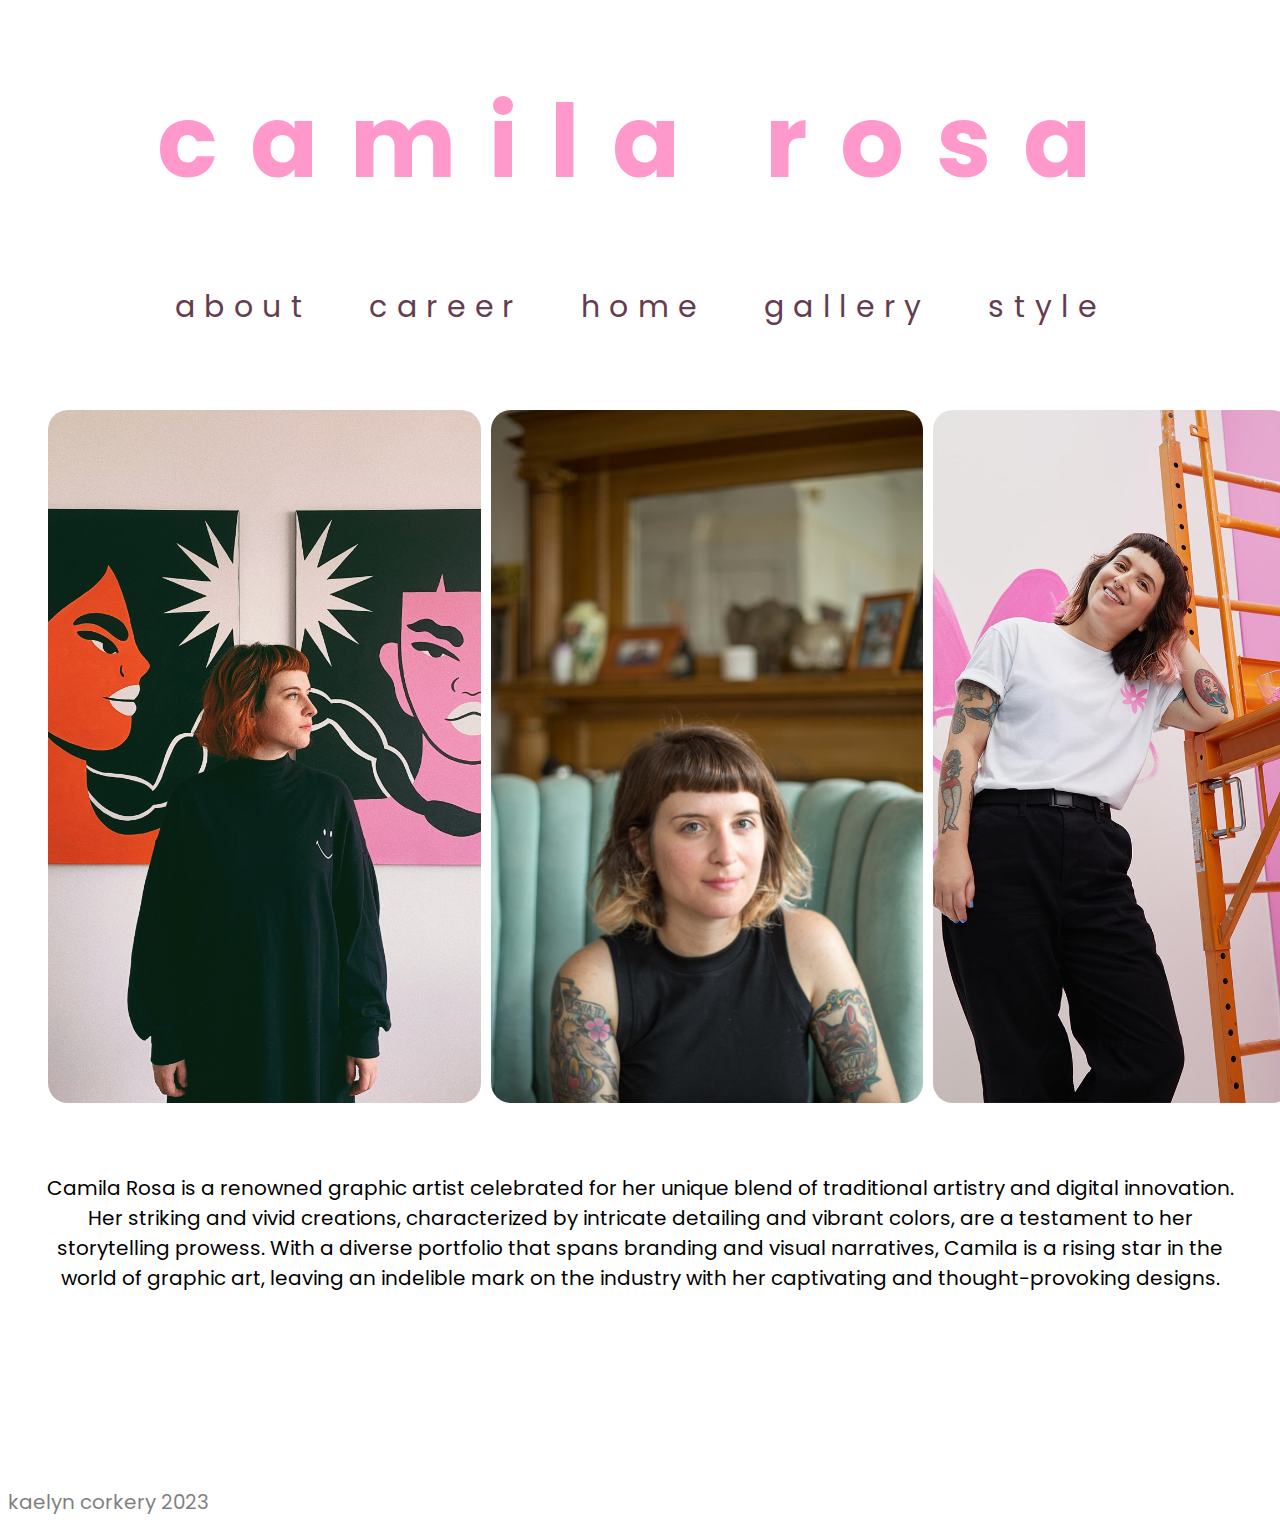
<file: Camila_Rosa_Site/index.html>
<!DOCTYPE html>
<html lang="en">

<head>
    <meta charset="UTF-8">
    <title>Camila Rosa </title>
    <link rel="stylesheet" href="css/stylesheet.css">
    <link rel="preconnect" href="https://fonts.googleapis.com">
    <link rel="preconnect" href="https://fonts.gstatic.com" crossorigin>
    <link
        href="https://fonts.googleapis.com/css2?family=Grenze+Gotisch:wght@100;200;300;400;500;600;700;800;900&family=Poppins:ital,wght@0,100;0,200;0,300;0,400;0,500;0,600;0,700;0,800;0,900;1,100;1,200;1,300;1,400;1,500;1,600;1,700;1,800;1,900&display=swap"
        rel="stylesheet">
</head>

<body>
    <div class="camila">
        <h1>camila rosa</h1>
    </div>
    <nav>
        <a href="about.html">about</a>
        <a href="career.html">career</a>
        <a href="index.html">home</a>
        <a href="gallery.html">gallery</a>
        <a href="style.html">style</a>
    </nav>

    <div class="homegrid">
        <div class="containertime righttime"><img class="containertime righttime" src="img/lookingright.jpg"></div>
        <div class="containertime maintime"><img class="containertime maintime" src="img/mainphoto.jpg"></div>
        <div class="containertime oldtime"><img class="containertime oldtime" src="img/oldnavy.jpg"></div>
    </div>

    <div class="camilablurb"><p>Camila Rosa is a renowned graphic artist celebrated for her unique blend of traditional artistry and digital
        innovation. Her striking and vivid creations, characterized by intricate detailing and vibrant colors, are a
        testament to her storytelling prowess. With a diverse portfolio that spans branding and visual narratives,
        Camila is a rising star in the world of graphic art, leaving an indelible mark on the industry with her
        captivating and thought-provoking designs.</p></div>
<br>
<br>
<br>
<br>
<br>
<br>
<br>
<br>
    <footer>kaelyn corkery 2023</footer>
</body>




</html>
</file>
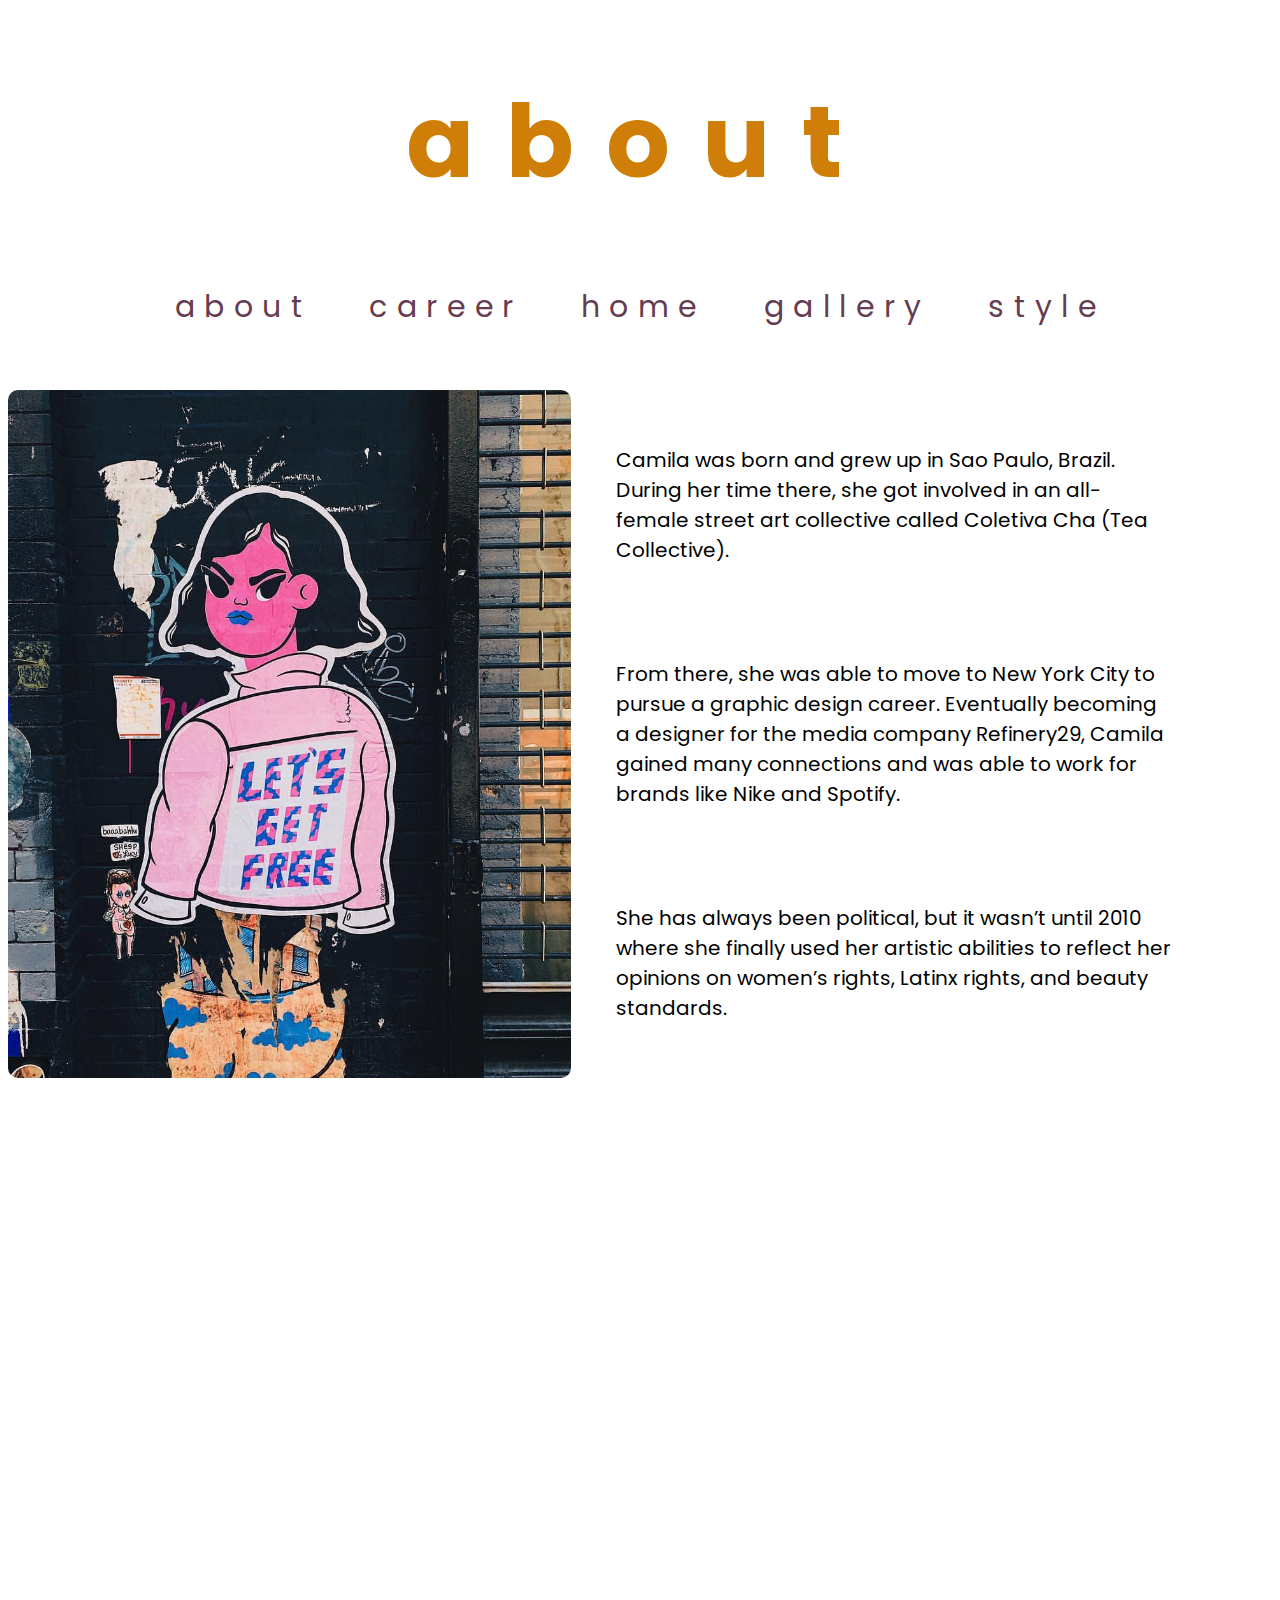
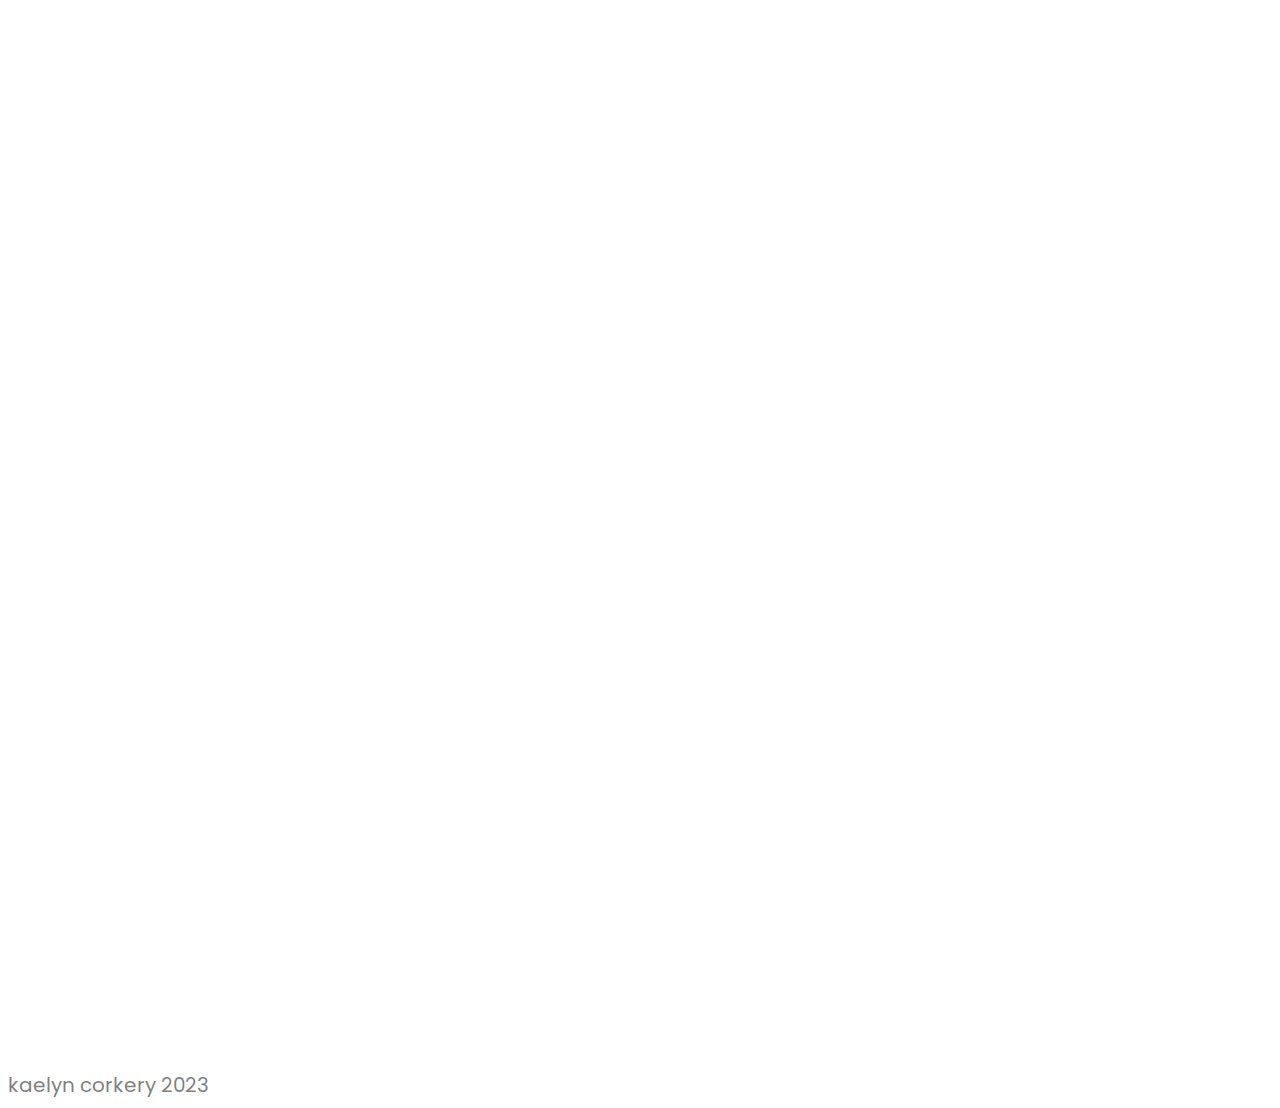
<file: Camila_Rosa_Site/about.html>
<!DOCTYPE html>
<html lang="en">

<head>
    <meta charset="UTF-8">
    <title>Camila Rosa </title>
    <link rel="stylesheet" href="css/stylesheet.css">
    <link rel="preconnect" href="https://fonts.googleapis.com">
    <link rel="preconnect" href="https://fonts.gstatic.com" crossorigin>
    <link
        href="https://fonts.googleapis.com/css2?family=Grenze+Gotisch:wght@100;200;300;400;500;600;700;800;900&family=Poppins:ital,wght@0,100;0,200;0,300;0,400;0,500;0,600;0,700;0,800;0,900;1,100;1,200;1,300;1,400;1,500;1,600;1,700;1,800;1,900&display=swap"
        rel="stylesheet">
</head>

<body>
    <div class="about">
        <h1>about</h1>
    </div>
    <nav>
        <a href="about.html">about</a>
        <a href="career.html">career</a>
        <a href="index.html">home</a>
        <a href="gallery.html">gallery</a>
        <a href="style.html">style</a>
    </nav>
    <div class="aboutgrid">
        <div class="aboutinfo">
            <div class="Cblurb">
                <p>Camila was born and grew up in Sao Paulo, Brazil. During her time there, she got involved in an
                    all-female
                    street
                    art collective called Coletiva Cha (Tea Collective). </p>
            </div>
            <br><br><br>
            <div class="NYC">
                <p>From there, she was able to move to New York City to pursue a graphic design career. Eventually
                    becoming a
                    designer for the media company Refinery29, Camila gained many connections and was able to work for
                    brands
                    like
                    Nike and Spotify.
                </p>
            </div>
            <br><br><br>
            <div class="political">
                <p>She has always been political, but it wasn’t until 2010 where she finally used her artistic abilities
                    to
                    reflect
                    her opinions on women’s rights, Latinx rights, and beauty standards. </p>
            </div>
        </div>
        <div class="coletiva pic"><img class="coletiva pic" src="img/coletiva.jpg"></div>

    </div>

    <div class="EMPTY"></div>
    <footer>kaelyn corkery 2023</footer>
</body>


</html>
</file>
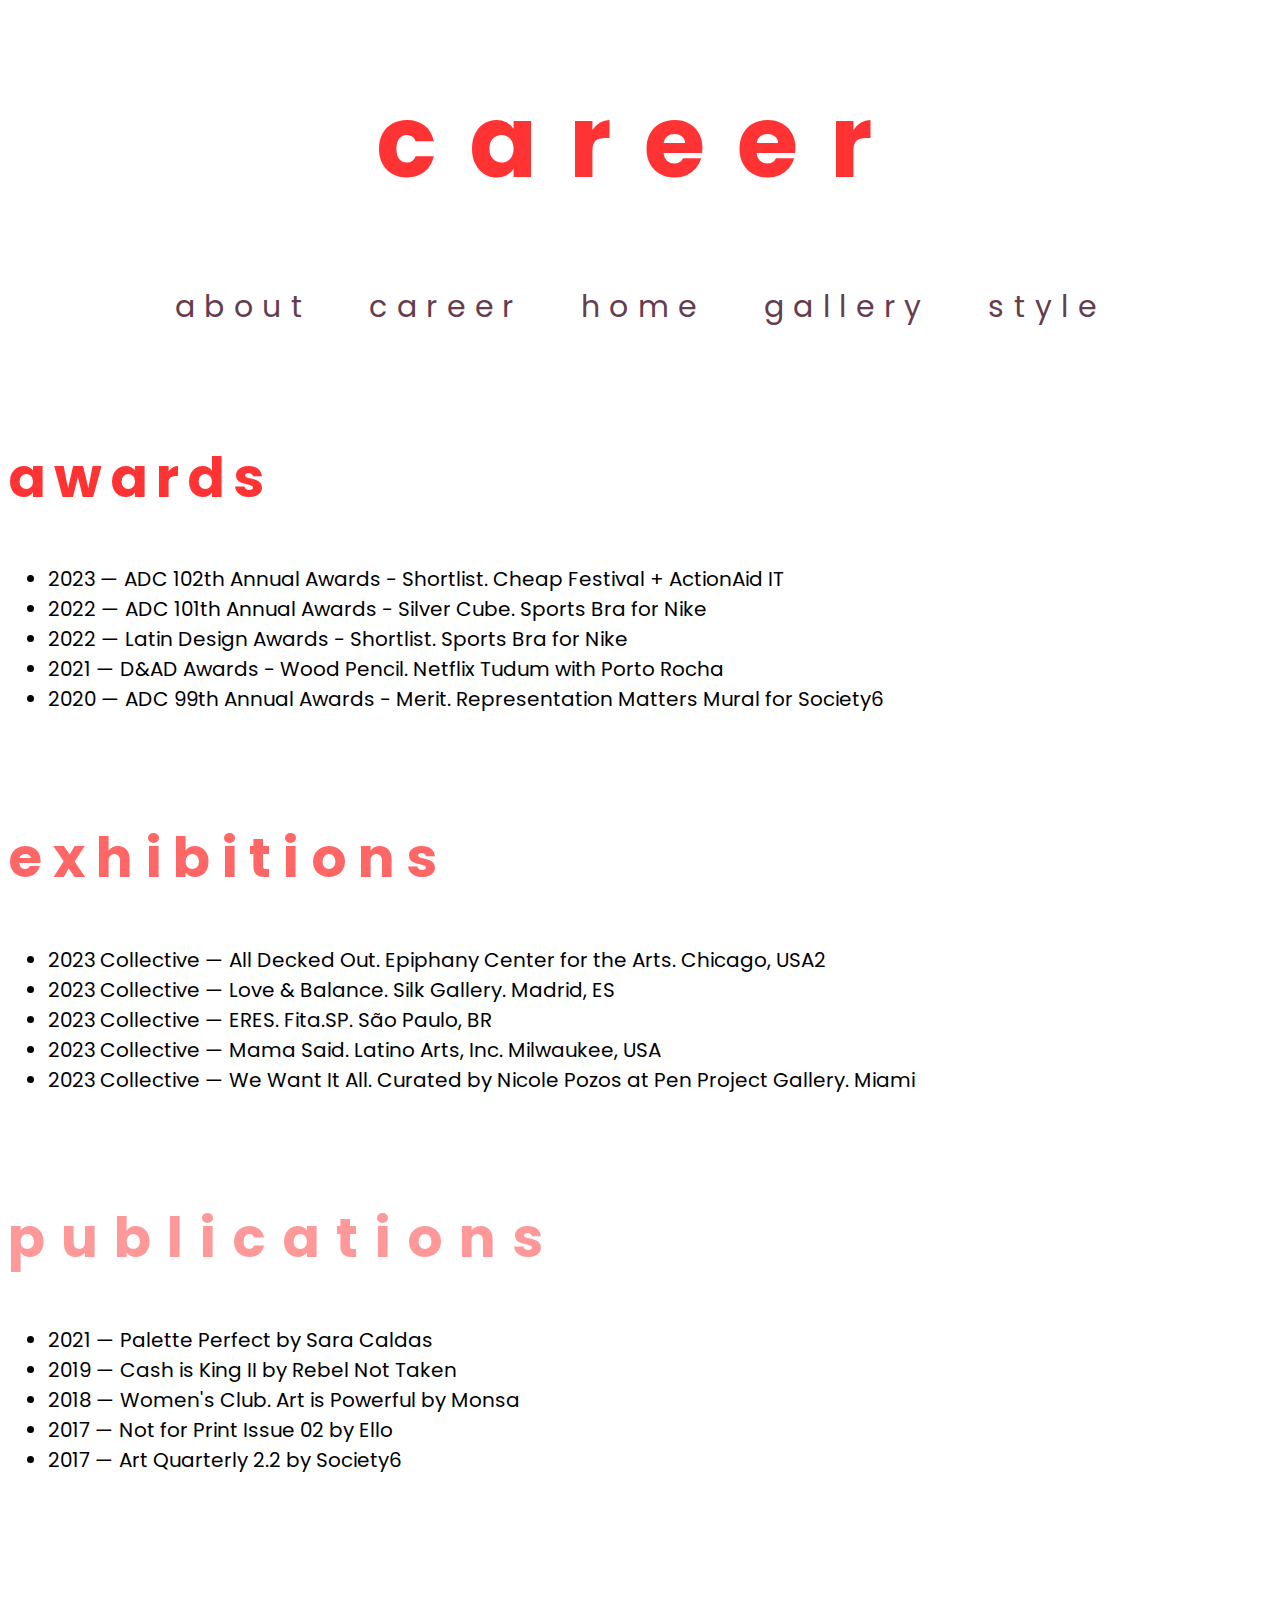
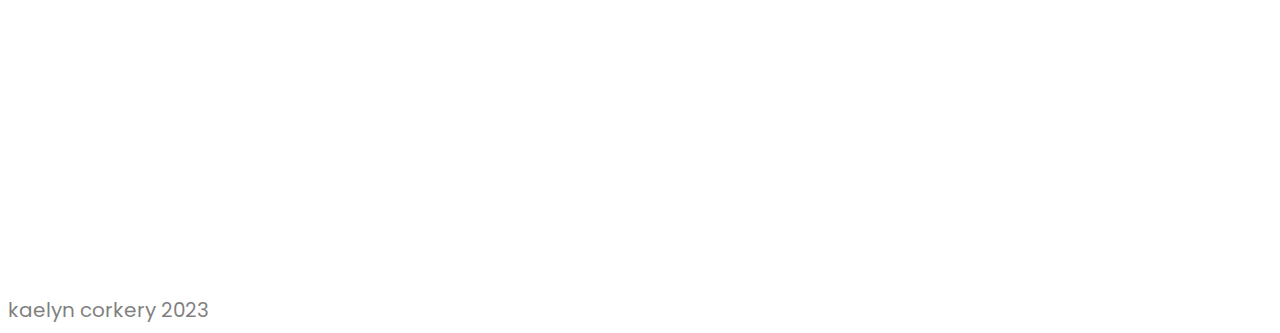
<file: Camila_Rosa_Site/career.html>
<!DOCTYPE html>
<html lang="en">

<head>
    <meta charset="UTF-8">
    <title>Camila Rosa </title>
    <link rel="stylesheet" href="css/stylesheet.css">
    <link rel="preconnect" href="https://fonts.googleapis.com">
    <link rel="preconnect" href="https://fonts.gstatic.com" crossorigin>
    <link
        href="https://fonts.googleapis.com/css2?family=Grenze+Gotisch:wght@100;200;300;400;500;600;700;800;900&family=Poppins:ital,wght@0,100;0,200;0,300;0,400;0,500;0,600;0,700;0,800;0,900;1,100;1,200;1,300;1,400;1,500;1,600;1,700;1,800;1,900&display=swap"
        rel="stylesheet">
</head>

<body>
    <div class="career">
        <h1>career</h1>
    </div>
    <nav>
        <a href="about.html">about</a>
        <a href="career.html">career</a>
        <a href="index.html">home</a>
        <a href="gallery.html">gallery</a>
        <a href="style.html">style</a>
    </nav>
    <div class="awardstitle">
        <h2>awards</h2>
    </div>
    <ul>
        <li>2023 — ADC 102th Annual Awards - Shortlist. Cheap Festival + ActionAid IT</li>
        <li>2022 — ADC 101th Annual Awards - Silver Cube. Sports Bra for Nike</li>
        <li>2022 — Latin Design Awards - Shortlist. Sports Bra for Nike</li>
        <li>2021 — D&AD Awards - Wood Pencil. Netflix Tudum with Porto Rocha</li>
        <li>2020 — ADC 99th Annual Awards - Merit. Representation Matters Mural for Society6</li>
    </ul>

    <br>
    <br>

    <div class="exhibitionstitle">
        <h2>exhibitions</h2>
    </div>
    <ul>
        <li>2023 Collective — All Decked Out. Epiphany Center for the Arts. Chicago, USA2</li>
        <li>2023 Collective — Love & Balance. Silk Gallery. Madrid, ES</li>
        <li>2023 Collective — ERES. Fita.SP. São Paulo, BR</li>
        <li>2023 Collective — Mama Said. Latino Arts, Inc. Milwaukee, USA</li>
        <li>2023 Collective — We Want It All. Curated by Nicole Pozos at Pen Project Gallery. Miami</li>
    </ul>

    <br>
    <br>

    <div class="publicationstitle">
        <h2>publications</h2>
    </div>
    <ul>
        <li>2021 — Palette Perfect by Sara Caldas</li>
        <li>2019 — Cash is King II by Rebel Not Taken</li>
        <li>2018 — Women's Club. Art is Powerful by Monsa</li>
        <li>2017 — Not for Print Issue 02 by Ello</li>
        <li>2017 — Art Quarterly 2.2 by Society6</li>
    </ul>

</body>

<div class="EMPTY"></div>
<footer>kaelyn corkery 2023</footer>

</html>
</file>
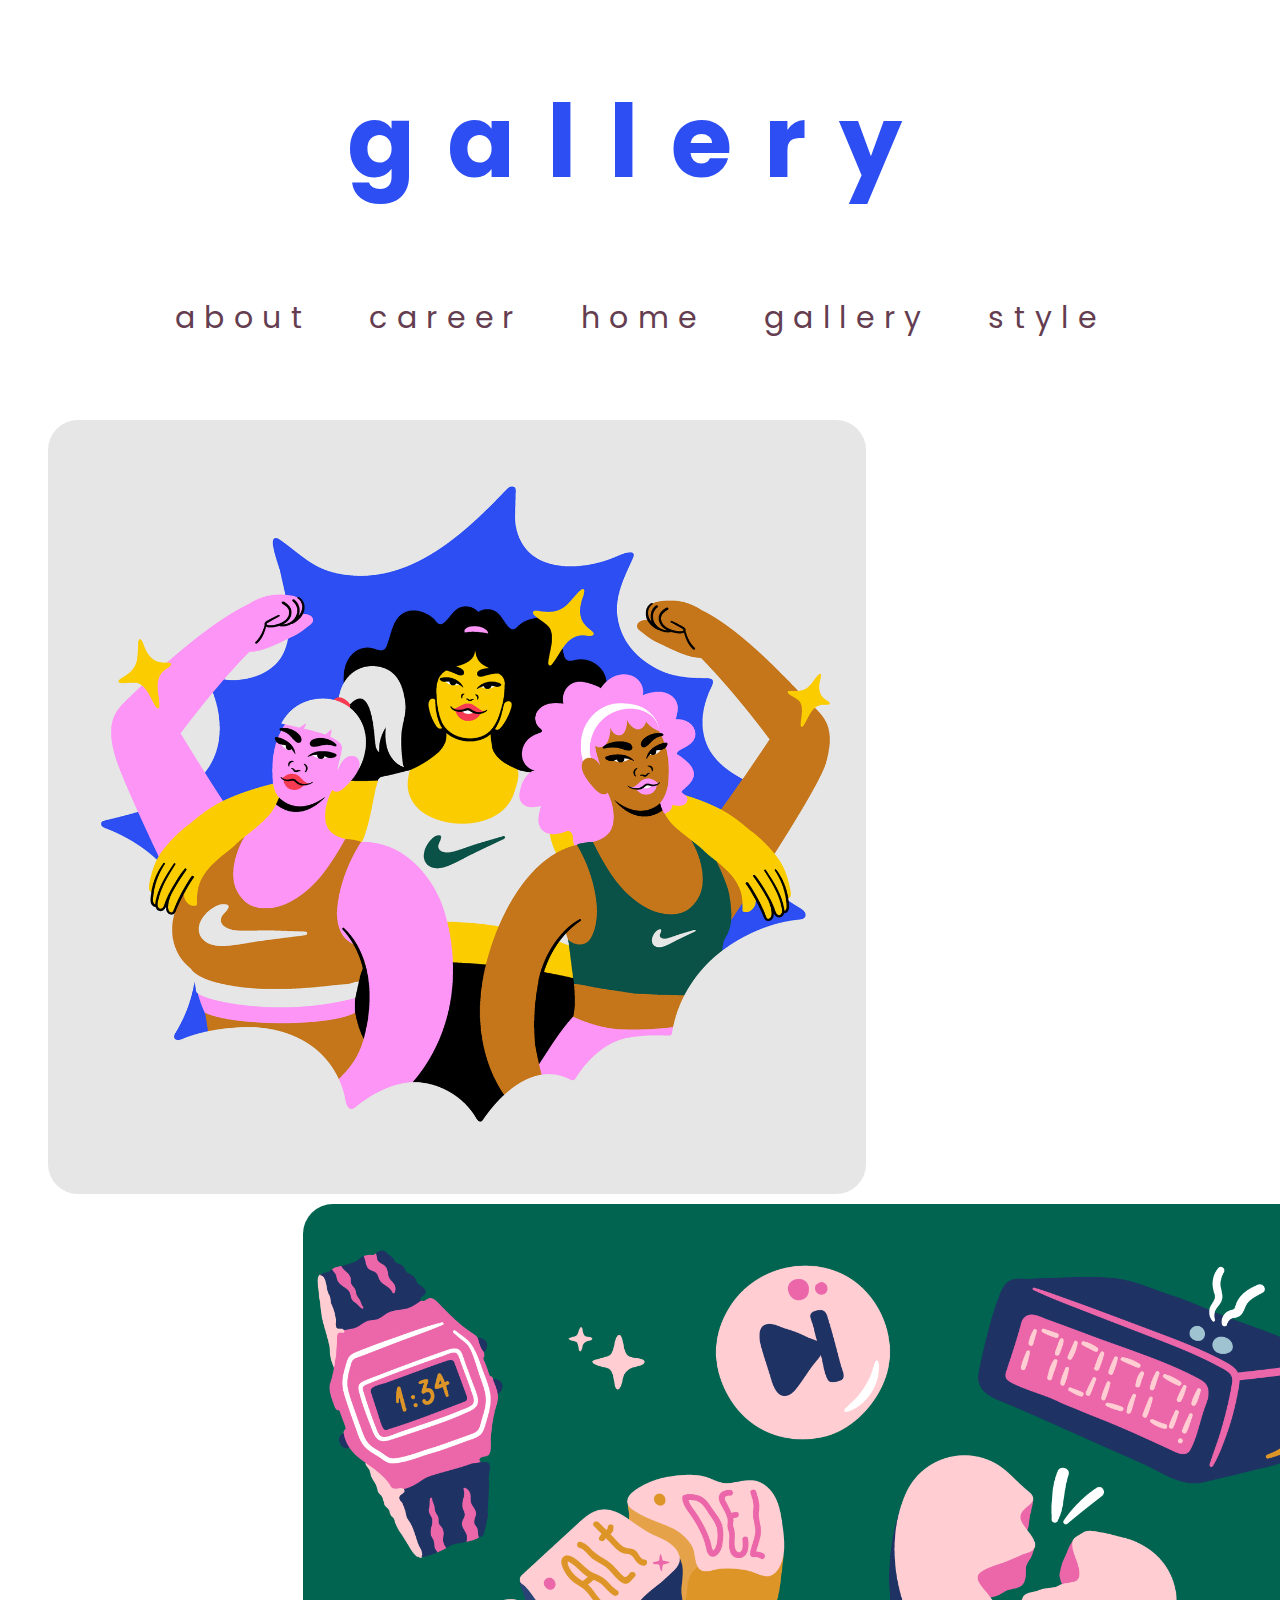
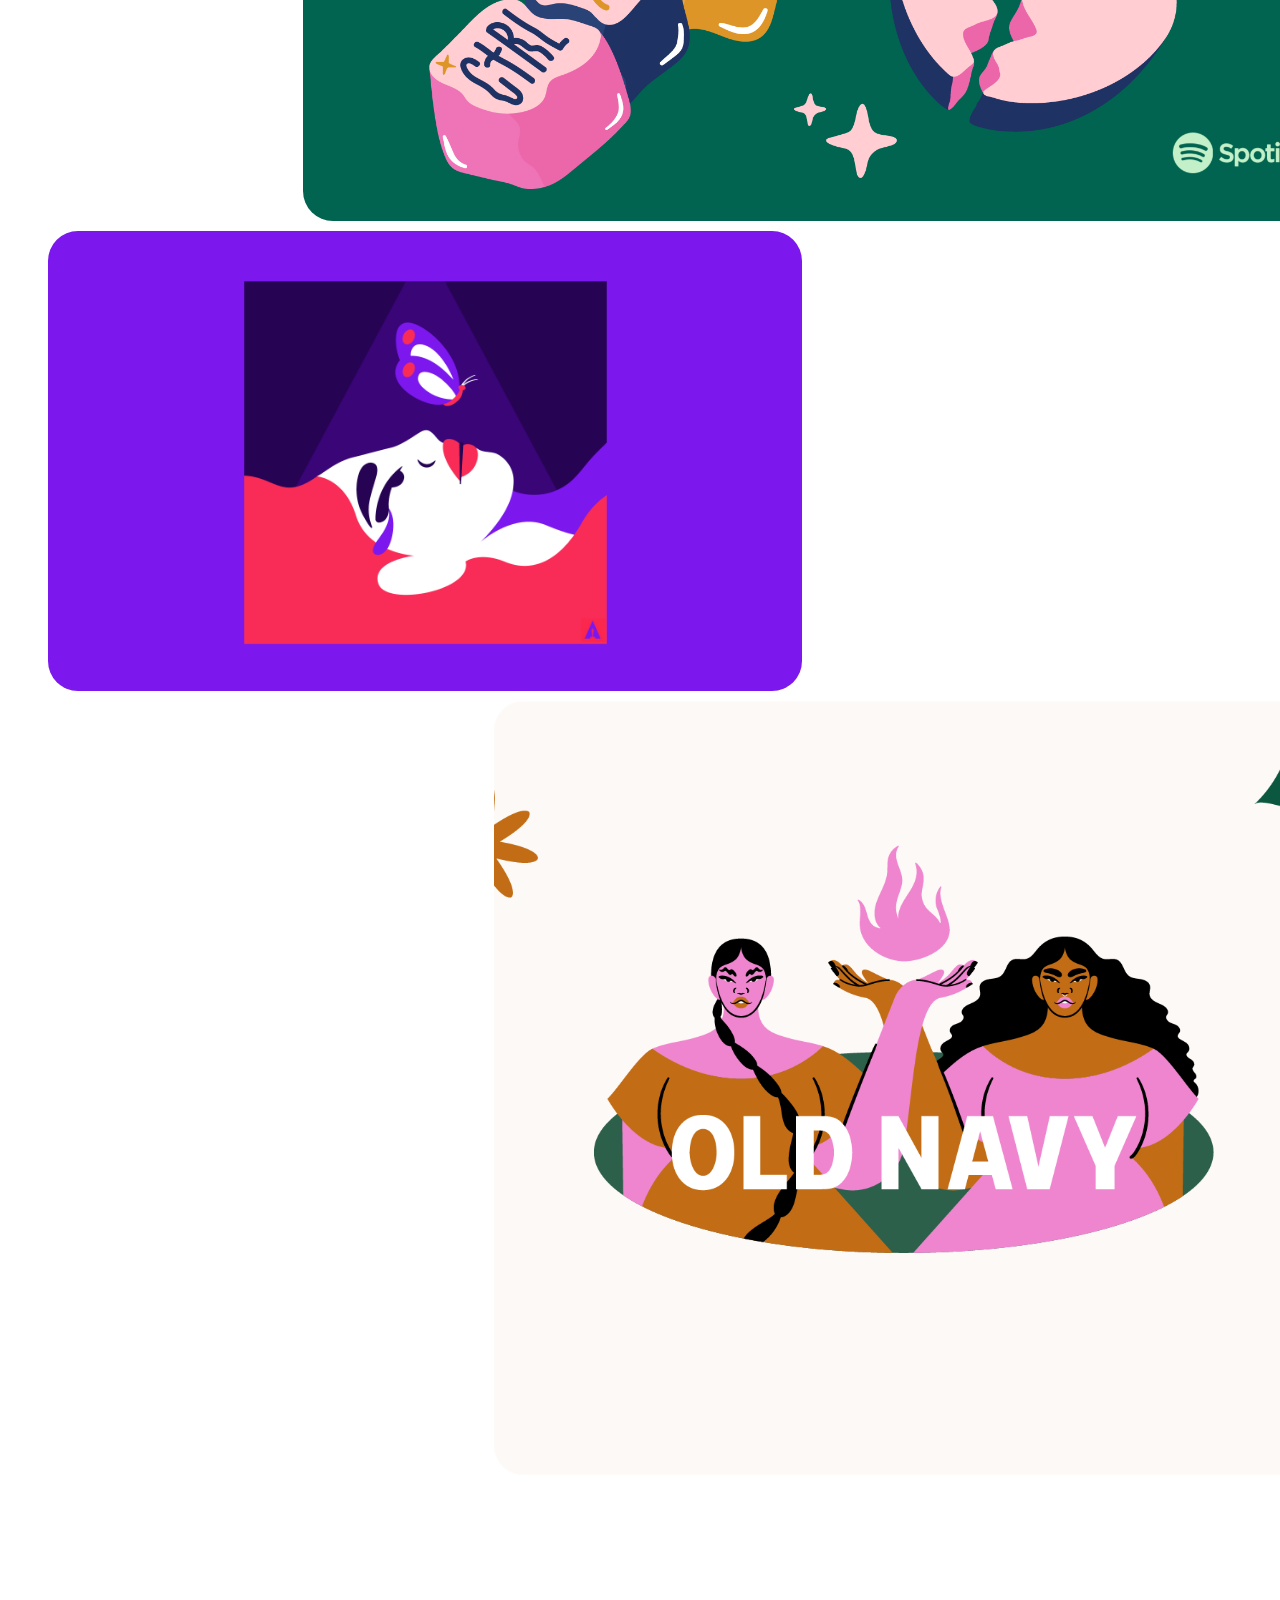
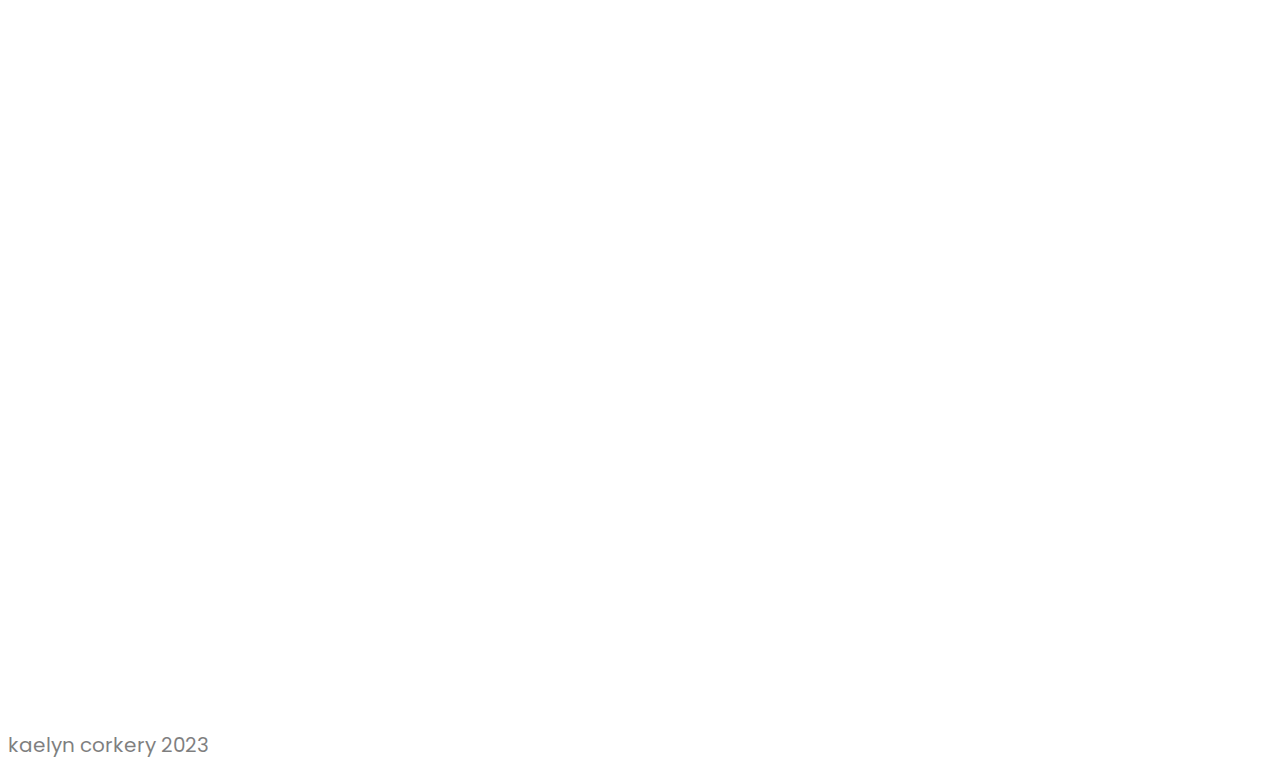
<file: Camila_Rosa_Site/gallery.html>
<!DOCTYPE html>
<html lang="en">

<head>
    <meta charset="UTF-8">
    <title>Camila Rosa </title>
    <link rel="stylesheet" href="css/stylesheet.css">
    <link rel="preconnect" href="https://fonts.googleapis.com">
    <link rel="preconnect" href="https://fonts.gstatic.com" crossorigin>
    <link
        href="https://fonts.googleapis.com/css2?family=Grenze+Gotisch:wght@100;200;300;400;500;600;700;800;900&family=Poppins:ital,wght@0,100;0,200;0,300;0,400;0,500;0,600;0,700;0,800;0,900;1,100;1,200;1,300;1,400;1,500;1,600;1,700;1,800;1,900&display=swap"
        rel="stylesheet">
</head>

<body>

    <div class="gallery">
        <h1>gallery</h1>
    </div>
    <nav>
        <div id="abouthov"><a href="about.html">about</a></div>
        <div id="careerhov"><a href="career.html">career</a></div>
        <div id="indexhov"><a href="index.html">home</a></div>
        <div id="galleryhov"><a href="gallery.html">gallery</a></div>
        <div id="stylehov"><a href="style.html">style</a></div>
    </nav>
    <div class="gallerygrid">
        <figure class="container galleryitem nike"><img class="galleryitem nike" src="img/nike.png"><figcaption class="overlay">The Sports Tops campaign on the Nike Brazil portal features photos, videos, quizzes, and illustrations that aim to inspire women from real stories, and especially to help them choose the ideal sport's top for their body. Developed in partnership with the Live agency, the project has the participation of Rafa Brites, Nicolle Merhy, Bia Ferreira, Alice Yuri, Mayara Rosa, Letticia Munniz, Aisha Mbikila, and Thawany Peroli. In total 16 illustrations were created, 8 of them to be used on social media and videos as animated stickers and 8 of them as posters of each woman chosen to participate in the campaign.</figcaption></figure>

        <figure class="container galleryitem spotify"><img class="galleryitem spotify" src="img/spotify.png">
            <figcaption class="overlay">For this year’s Premium for Students campaign, she went 'back to school'. She educated students about the joys of Premium life using visual and tonal cues from retro textbooks. Photography, videos, GIFs and stickers were created as part of a toolkit for some major markets across the world. </figcaption>
        </figure>
        
        <figure class="container galleryitem oscars"><img class="galleryitem oscars" src="img/oscars.png"><figcaption class="overlay">This 2022 Clio Entertainment Bronze winning entry titled 'Global Movie Day Artist Showcase: Camila Rosa'. Movie Genre: Drama' was entered for Academy of Motion Picture Arts and Sciences (Oscars) by Academy of Motion Picture Arts and Sciences, Beverly Hills. It consists of 1 image. This piece is part of a campaign called 'Global Movie Day Artist Showcase' that consists of 6 elements.</figcaption></figure>

        <figure class="container galleryitem navy"><img class="galleryitem navy" src="img/navy.png"><figcaption class="overlay">To celebrate Latinx Heritage Month in September, Rosa designed an exclusive tee in collaboration with Old Navy and Project We, which provides vibrant and diverse artists with a space to gain visibility and the equity they deserve. After living in NYC for a year and establishing herself back in Brazil, she has dedicated her work to highlighting social issues and subjects from an alternative perspective. This time, it's the diversity and mysticism of the Latinx community — especially Latinx women — that inspired this design.</figcaption></figure>

    </div>

    <div class="EMPTY"></div>
    <footer>kaelyn corkery 2023</footer>

</body>




</html>
</file>
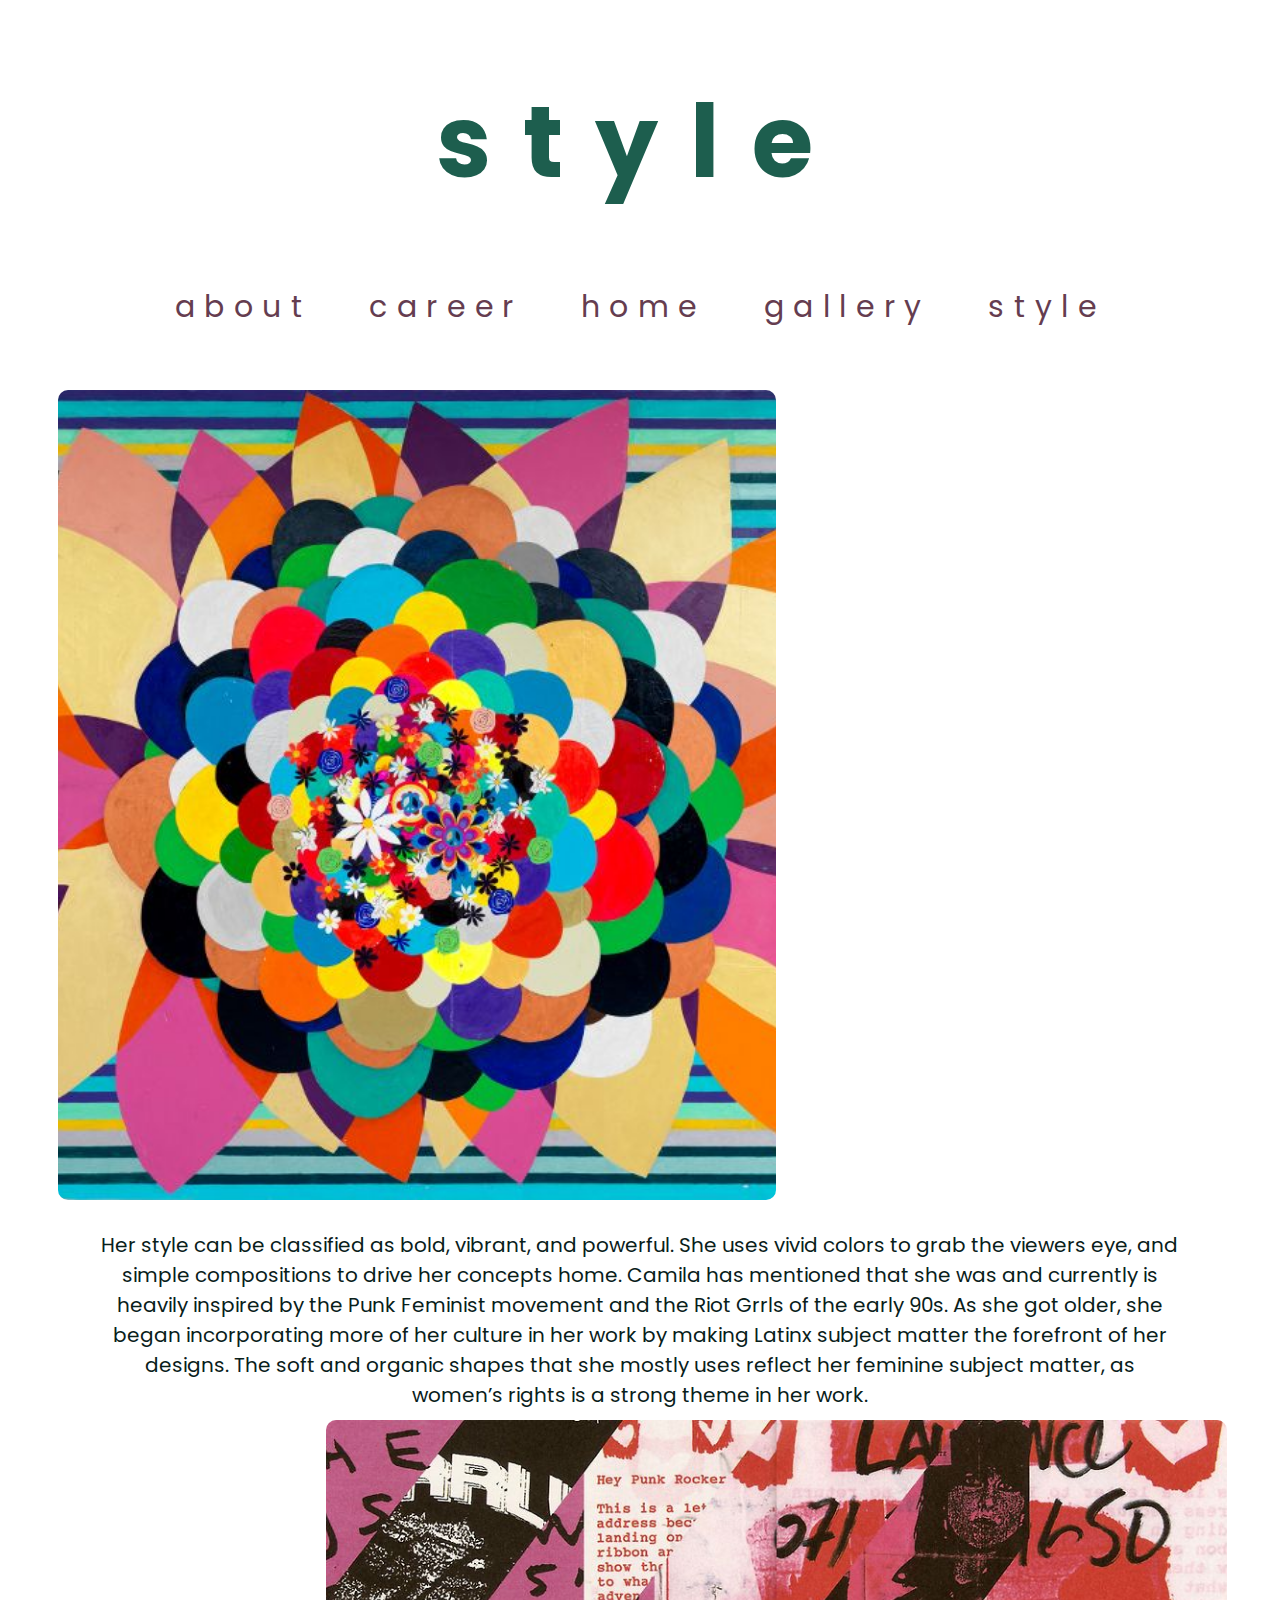
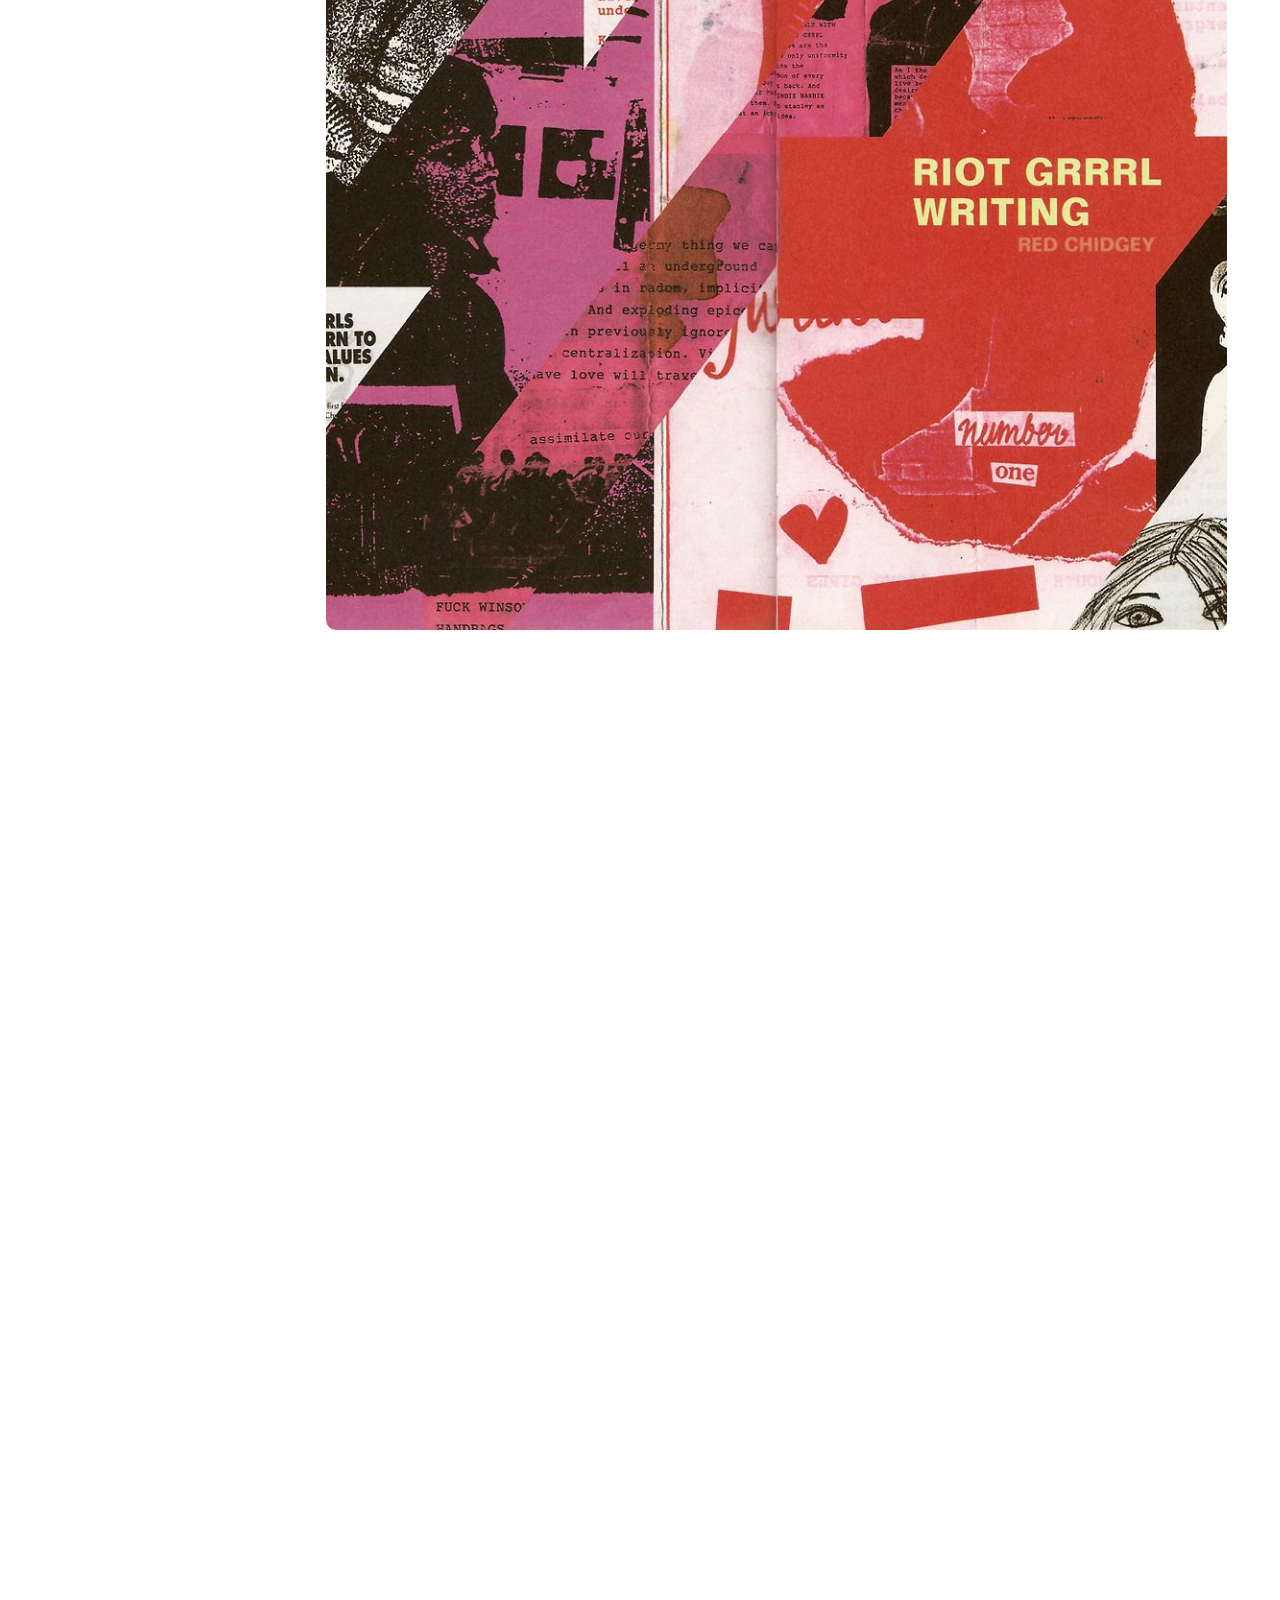
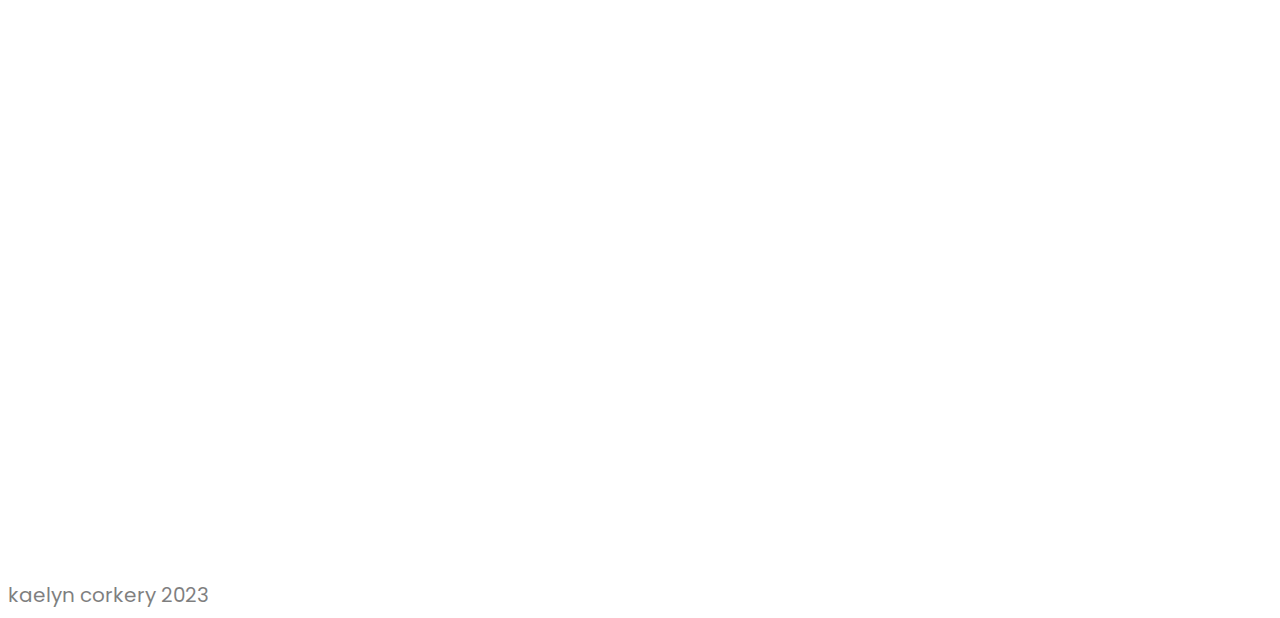
<file: Camila_Rosa_Site/style.html>
<!DOCTYPE html>
<html lang="en">

<head>
    <meta charset="UTF-8">
    <title>Camila Rosa </title>
    <link rel="stylesheet" href="css/stylesheet.css">
    <link rel="preconnect" href="https://fonts.googleapis.com">
    <link rel="preconnect" href="https://fonts.gstatic.com" crossorigin>
    <link
        href="https://fonts.googleapis.com/css2?family=Grenze+Gotisch:wght@100;200;300;400;500;600;700;800;900&family=Poppins:ital,wght@0,100;0,200;0,300;0,400;0,500;0,600;0,700;0,800;0,900;1,100;1,200;1,300;1,400;1,500;1,600;1,700;1,800;1,900&display=swap"
        rel="stylesheet">
</head>

<body>
    <div class="style">
        <h1>style</h1>
    </div>
    <nav>
        <a href="about.html">about</a>
        <a href="career.html">career</a>
        <a href="index.html">home</a>
        <a href="gallery.html">gallery</a>
        <a href="style.html">style</a>
    </nav>
    <div class="stylegrid">
        <div class="trad item"><img class="item trad" src="img/trad.jpg"></div>
        <div class="styleblurb">
            <p>Her style can be classified as bold, vibrant, and powerful. She uses vivid colors to grab the viewers
                eye,
                and simple compositions to drive her concepts home. Camila has mentioned that she was and currently is
                heavily inspired by the Punk Feminist movement and the Riot Grrls of the early 90s. As she got older,
                she
                began incorporating more of her culture in her work by making Latinx subject matter the forefront of her
                designs. The soft and organic shapes that she mostly uses reflect her feminine subject matter, as
                women’s
                rights is a strong theme in her work. </p>
        </div>
        <div class="riot item"><img class="riot item" src="img/riotgrrl.jpg"></div>

        <div class="EMPTY"></div>
    </div>

        <footer>kaelyn corkery 2023</footer>
</body>




</html>
</file>
<file: Camila_Rosa_Site/css/stylesheet.css>
h1 {
    font-family: 'Poppins', sans-serif;
    font-size: 100px;
    text-align: center;
    letter-spacing: 2rem;
}

nav {
    font-family: 'Poppins', sans-serif;
    font-size: 30px;
    text-align: center;
    letter-spacing: .60rem;
    padding-bottom: 60px;
}

a {
    padding-left: 20px;
    padding-right: 20px;

}

p, ul {
    font-family: 'Poppins', sans-serif;
    font-size: 20px;
}

footer {
    font-family: 'Poppins', sans-serif;
    font-size: 20px;
    opacity: .5; 
}

a:link {
    text-decoration: none;
    color: #653D50;
}

#galleryhov, #abouthov, #careerhov, #indexhov, #stylehov, a {
    font-size: 30px;
    transition: all 500ms;
    display: inline-block;
  }

#galleryhov, #abouthov, #careerhov, #indexhov, #stylehov, a:hover {
    font-size: 40px;
    font-size-adjust: 20px;
}

.EMPTY {
    padding: 200px;
}

/*HOME*/

.homegrid {
    display: grid;
    grid-template-columns: repeat(20);
    grid-template-rows: repeat(20);
    grid-gap: 10px;
}

.containertime {
    position: relative;
    width: 100%;
    height: 100%;
    object-fit: cover;
    border-radius: 30px;
}

.righttime {
    grid-column-start: 3;
    grid-column-end: 9;
    grid-row-start: 1;
    grid-row-end: 3;
    padding: 10px;
}

.maintime {
    grid-column-start: 9;
    grid-column-end: 15;
    grid-row-start: 1;
    grid-row-end: 3;
    padding: 10px;
}

.oldtime {
    grid-column-start: 15;
    grid-column-end: 20;
    grid-row-start: 1;
    grid-row-end: 3;
    padding: 10px;
}

.camila {
    color: #ff99cc;
}

.camilablurb {
    padding: 30px;
    padding-top: 70px;
    text-align: center;
}

/*HOME*/




/* CAREER */

h2 {
    font-family: "Poppins", sans-serif;
    font-size: 55px;
}

.career {
    color: #ff3333;
}

.awardstitle {
    letter-spacing: .5rem;
    color: #ff3333;
}

.exhibitionstitle {
    letter-spacing: .7rem;
    color: #ff3333;
    opacity: .75;
}

.publicationstitle {
    letter-spacing: 1rem;
    color: #ff3333;
    opacity: .5;
}

/* CAREER */




/* ABOUT */

.aboutgrid {
    display: grid;
    grid-template-columns: repeat(20, 1fr);
    grid-template-rows: repeat(20, 1fr);
    grid-gap: 10px;
}

.about {
    color: #cf7e08;
}

.aboutinfo {
    position: relative;
    grid-column-start: 10;
    grid-column-end: 20;
    grid-row-start: 1;
    grid-row-end: 5;
    padding: 35px;
}


.pic {
    width: 100%;
    height: 100%;
    object-fit: cover;
    position: relative;
    border-radius: 10px;
}

.coletiva {
    grid-column-start: 1;
    grid-column-end: 10;
    grid-row-start: 1;
    grid-row-end: 5;
}

/* ABOUT */




/* STYLE */

.stylegrid {
    display: grid;
    grid-template-columns: repeat(20, 1fr);
    grid-template-rows: repeat(20, 1fr);
    grid-gap: 10px;
}

.item {
    width: 100%;
    height: 100%;
    object-fit: cover;
    position: relative;
    border-radius: 10px;
}

.style {
    color: #1d5e4e;
}

.styleblurb {
    color: #09201A;
    grid-column-start: 3;
    grid-column-end: 19;
    grid-row-start: 3;
    grid-row-end: 5;
}

.trad {
    grid-column-start: 1;
    grid-column-end: 17;
    grid-row-start: 1;
    grid-row-end: 3;
    left: 25px;
    border: #1d5e4e;
}

.riot {
    grid-column-start: 8;
    grid-column-end: 20;
    grid-row-start: 4;
    grid-row-end: 6;
    top: -100px;
}

/* STYLE */




/* GALLERY */

.gallery {
    color: #2c4ef2;
}

.styleblurb {
    text-align: center;
}

.gallerygrid {
    display: grid;
    grid-template-columns: repeat(20,1fr);
    grid-template-rows: repeat(20, 1fr);
    grid-gap: 10px;
}

.galleryitem {
    width: 100%;
    height: 100%;
    object-fit: cover;
    border-radius: 30px;
}

.nike {
    grid-column-start: 1;
    grid-column-end: 14;
    grid-row-start: 1;
    grid-row-end: 6;
}

.spotify {
    grid-column-start: 5;
    grid-column-end: 21;
    grid-row-start: 6;
    grid-row-end: 10;
}

.oscars {
    grid-column-start: 1;
    grid-column-end: 13;
    grid-row-start: 10;
    grid-row-end: 13;
}

.navy {
    grid-column-start: 8;
    grid-column-end: 21;
    grid-row-start: 13;
    grid-row-end: 18;
}

.container {
    position: relative;
}

.overlay {
    position: absolute;
    bottom: 50px;
    left: 25px;
    right: 25px;
    padding: 20px;
    background-color: #dbe1ff;
    color: #2c4ef2;
    font-family: 'Poppins', sans-serif;
    transition: all .5s ease;
    opacity: 0;
    font-size: 15px;
    text-align: center;
    align-content: left;
    border-radius: 10px
}

.container:hover .overlay {
    opacity: 1;
  /*  translate: 0 -50% ease; */
    transition-duration: .5s;
    text-align: center;
}
/* GALLERY */
</file>
